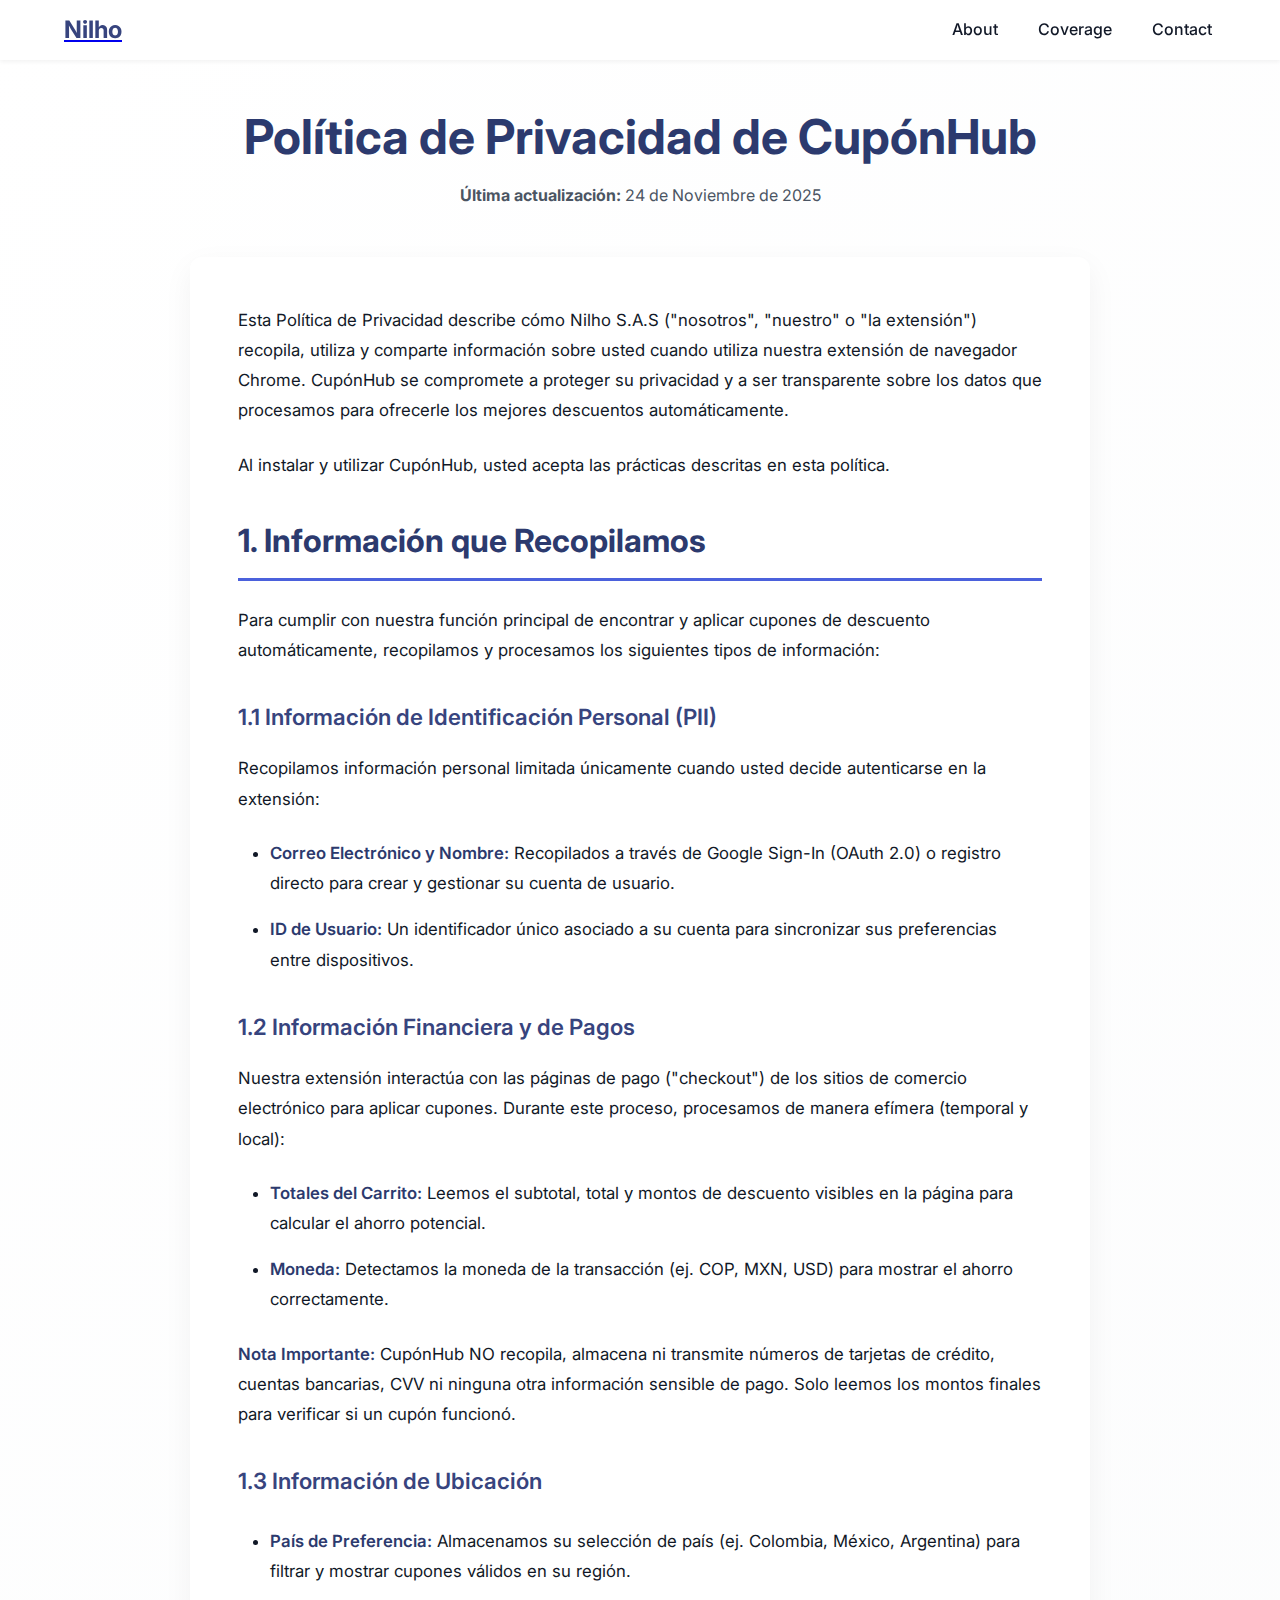
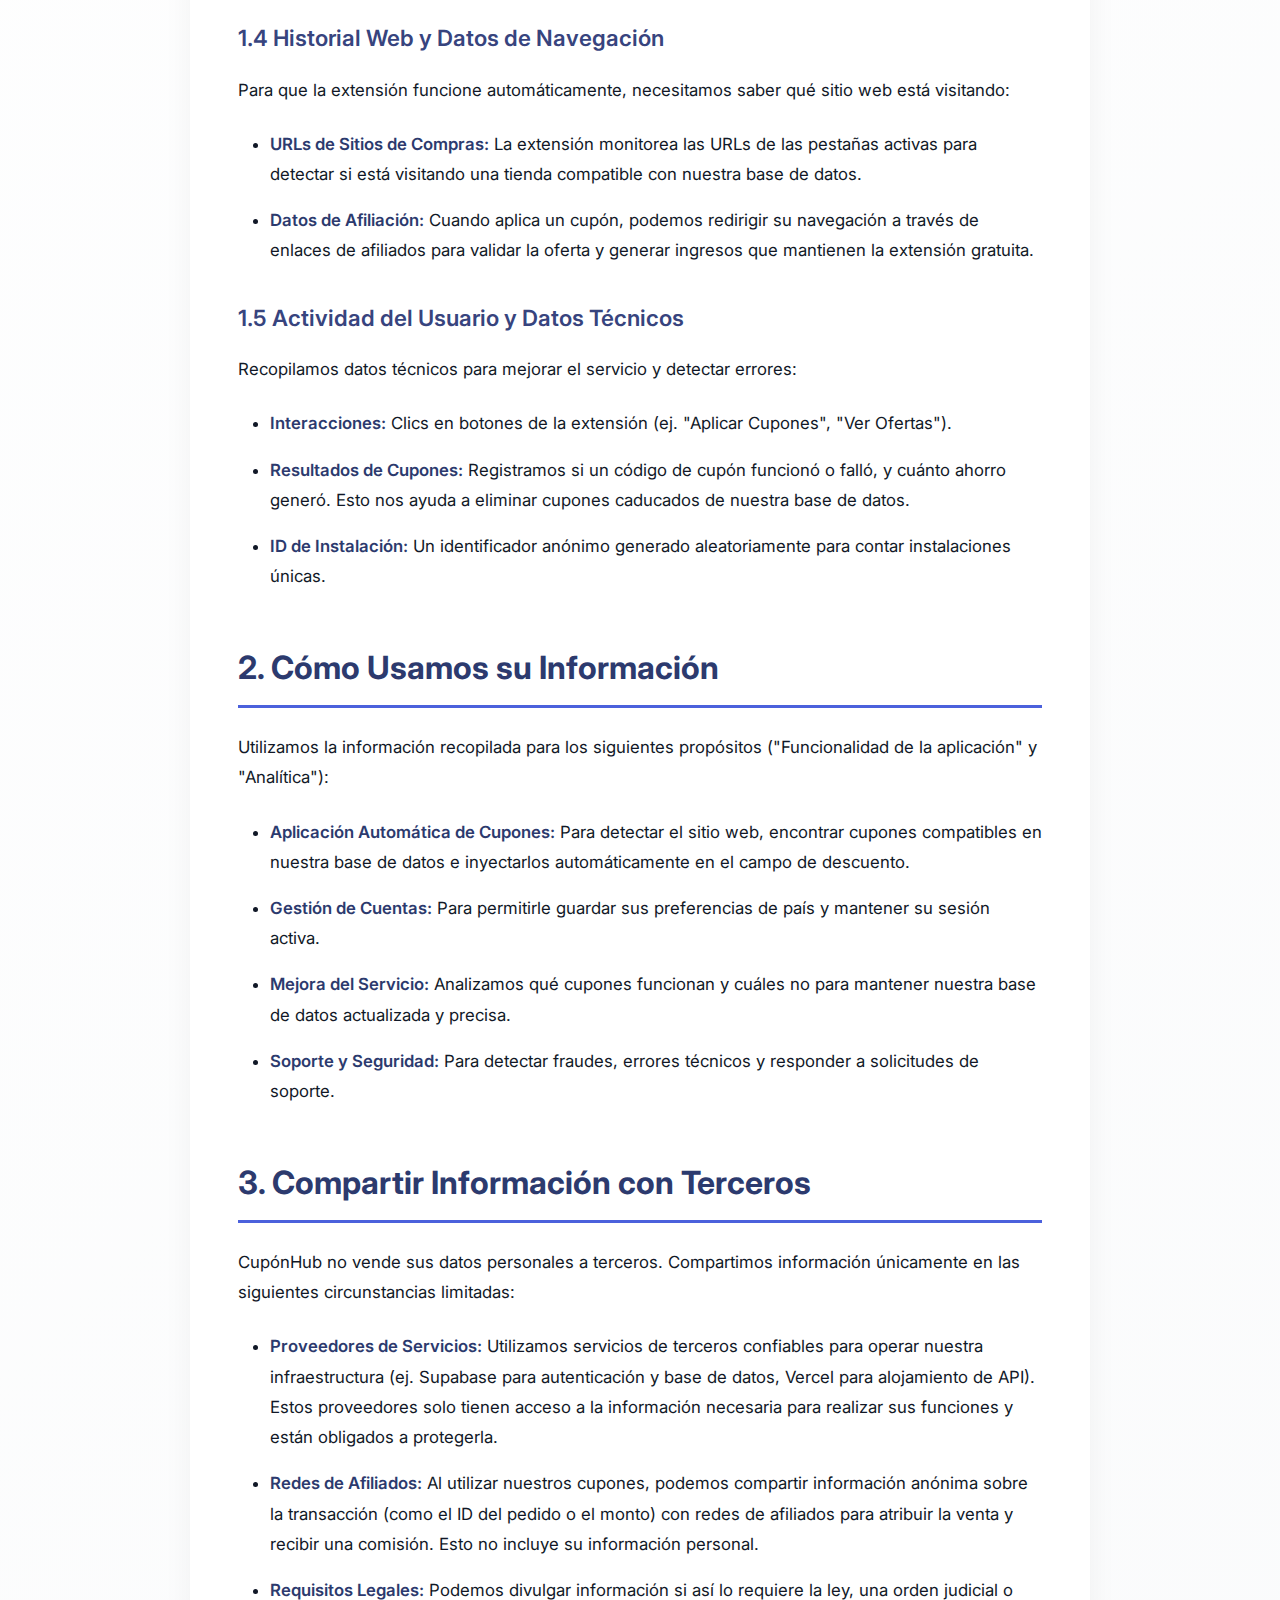
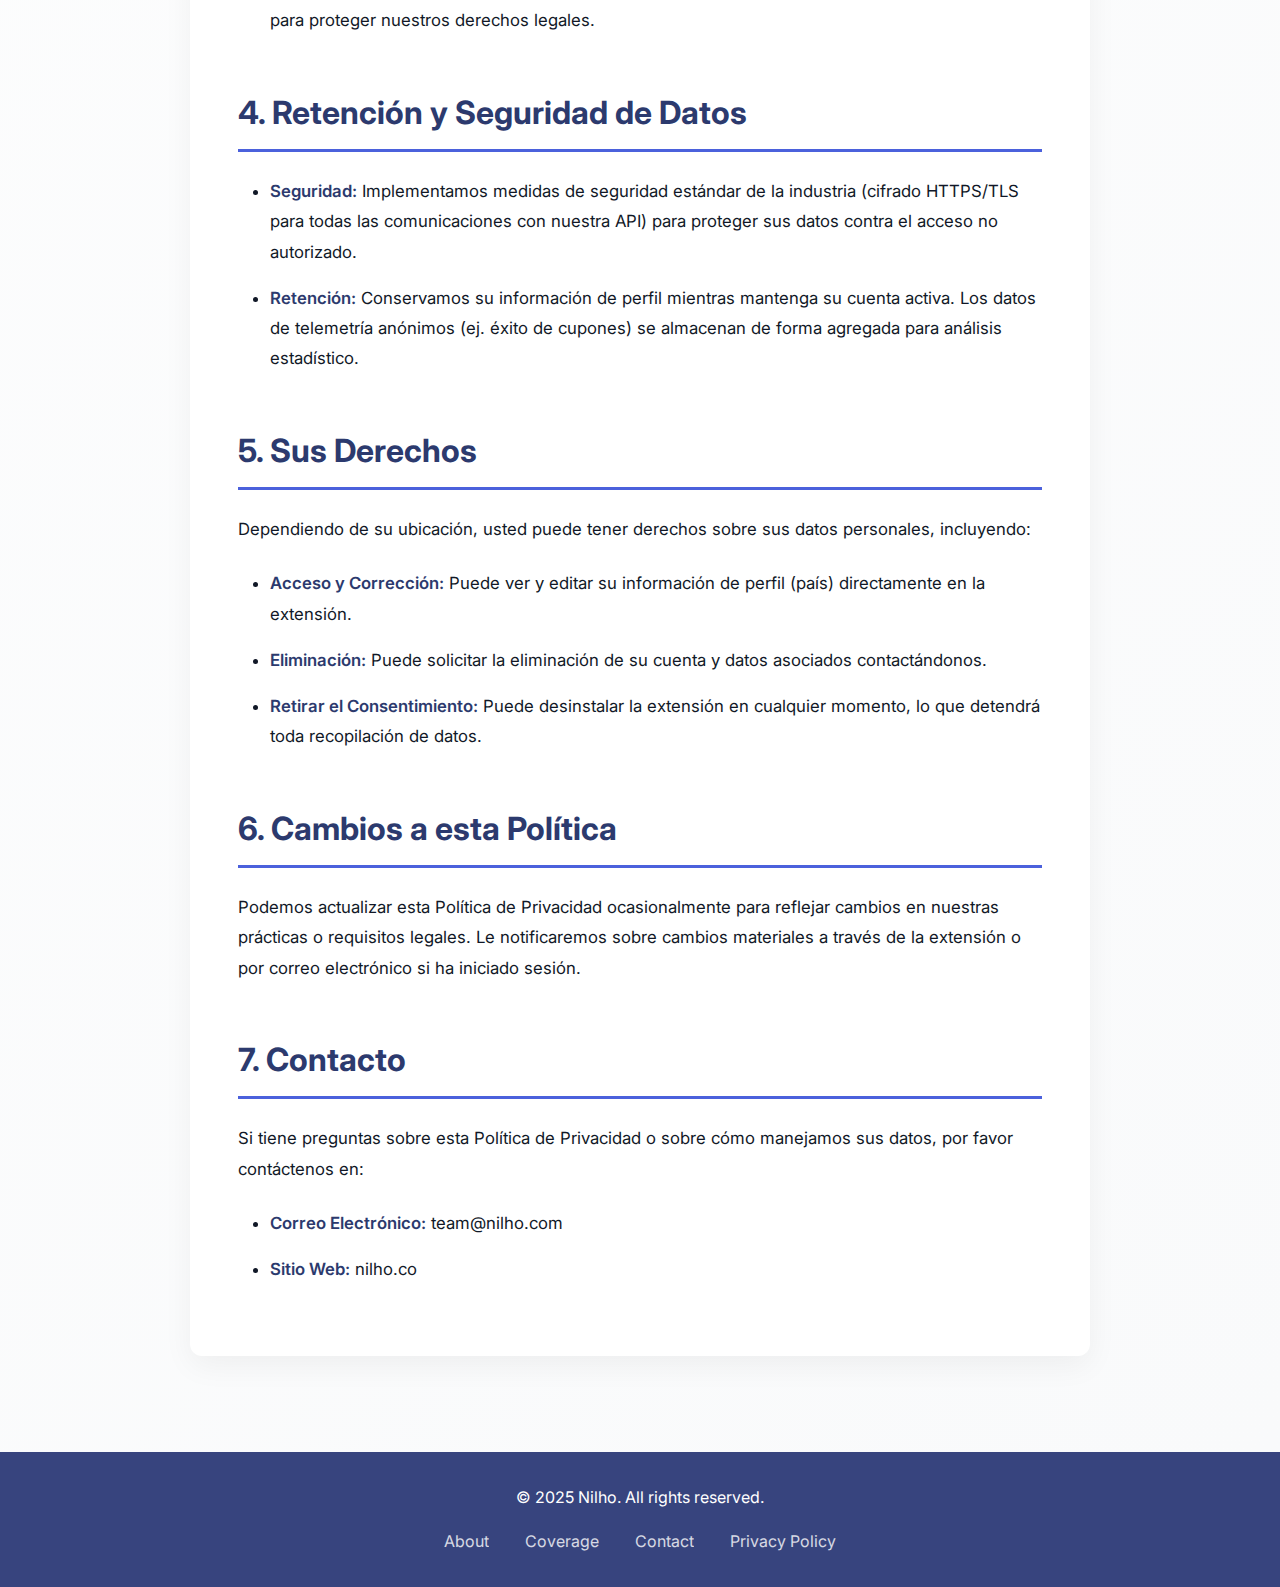
<file: privacy.html>
<!DOCTYPE html>
<html lang="es">

<head>
    <meta charset="UTF-8">
    <meta name="viewport"
        content="width=device-width, initial-scale=1.0, maximum-scale=1.0, user-scalable=no, viewport-fit=cover">
    <title>Política de Privacidad - Nilho.co</title>
    <meta name="description" content="Política de Privacidad de CupónHub por Nilho">

    <!-- Favicon -->
    <link rel="apple-touch-icon" sizes="180x180" href="/apple-touch-icon.png">
    <link rel="icon" type="image/png" sizes="32x32" href="/favicon-32x32.png">
    <link rel="icon" type="image/png" sizes="16x16" href="/favicon-16x16.png">
    <link rel="manifest" href="/site.webmanifest">
    <link rel="mask-icon" href="/safari-pinned-tab.svg" color="#37447E">
    <meta name="msapplication-TileColor" content="#37447E">
    <meta name="theme-color" content="#ffffff">

    <!-- Custom CSS -->
    <link rel="stylesheet" href="styles.css">

    <!-- Preload fonts -->
    <link rel="preconnect" href="https://fonts.googleapis.com">
    <link rel="preconnect" href="https://fonts.gstatic.com" crossorigin>
    <link href="https://fonts.googleapis.com/css2?family=Inter:wght@400;600;700&display=swap" rel="stylesheet">
</head>

<body>
    <header class="header">
        <nav class="nav-container">
            <div class="logo">
                <a href="index.html">
                    <h1>Nilho</h1>
                </a>
            </div>
            <div class="nav-links">
                <a href="index.html#about">About</a>
                <a href="index.html#coverage">Coverage</a>
                <a href="index.html#contact">Contact</a>
            </div>
        </nav>
    </header>

    <main>
        <section class="privacy-section">
            <div class="container">
                <h1 class="privacy-title">Política de Privacidad de CupónHub</h1>
                <p class="privacy-updated"><strong>Última actualización:</strong> 24 de Noviembre de 2025</p>

                <div class="privacy-content">
                    <p>Esta Política de Privacidad describe cómo Nilho S.A.S ("nosotros", "nuestro" o "la extensión")
                        recopila, utiliza y comparte información sobre usted cuando utiliza nuestra extensión de
                        navegador Chrome. CupónHub se compromete a proteger su privacidad y a ser transparente sobre los
                        datos que procesamos para ofrecerle los mejores descuentos automáticamente.</p>

                    <p>Al instalar y utilizar CupónHub, usted acepta las prácticas descritas en esta política.</p>

                    <h2>1. Información que Recopilamos</h2>
                    <p>Para cumplir con nuestra función principal de encontrar y aplicar cupones de descuento
                        automáticamente, recopilamos y procesamos los siguientes tipos de información:</p>

                    <h3>1.1 Información de Identificación Personal (PII)</h3>
                    <p>Recopilamos información personal limitada únicamente cuando usted decide autenticarse en la
                        extensión:</p>
                    <ul>
                        <li><strong>Correo Electrónico y Nombre:</strong> Recopilados a través de Google Sign-In (OAuth
                            2.0) o registro directo para crear y gestionar su cuenta de usuario.</li>
                        <li><strong>ID de Usuario:</strong> Un identificador único asociado a su cuenta para sincronizar
                            sus preferencias entre dispositivos.</li>
                    </ul>

                    <h3>1.2 Información Financiera y de Pagos</h3>
                    <p>Nuestra extensión interactúa con las páginas de pago ("checkout") de los sitios de comercio
                        electrónico para aplicar cupones. Durante este proceso, procesamos de manera efímera (temporal y
                        local):</p>
                    <ul>
                        <li><strong>Totales del Carrito:</strong> Leemos el subtotal, total y montos de descuento
                            visibles en la página para calcular el ahorro potencial.</li>
                        <li><strong>Moneda:</strong> Detectamos la moneda de la transacción (ej. COP, MXN, USD) para
                            mostrar el ahorro correctamente.</li>
                    </ul>
                    <p><strong>Nota Importante:</strong> CupónHub NO recopila, almacena ni transmite números de tarjetas
                        de crédito, cuentas bancarias, CVV ni ninguna otra información sensible de pago. Solo leemos los
                        montos finales para verificar si un cupón funcionó.</p>

                    <h3>1.3 Información de Ubicación</h3>
                    <ul>
                        <li><strong>País de Preferencia:</strong> Almacenamos su selección de país (ej. Colombia,
                            México, Argentina) para filtrar y mostrar cupones válidos en su región.</li>
                    </ul>

                    <h3>1.4 Historial Web y Datos de Navegación</h3>
                    <p>Para que la extensión funcione automáticamente, necesitamos saber qué sitio web está visitando:
                    </p>
                    <ul>
                        <li><strong>URLs de Sitios de Compras:</strong> La extensión monitorea las URLs de las pestañas
                            activas para detectar si está visitando una tienda compatible con nuestra base de datos.
                        </li>
                        <li><strong>Datos de Afiliación:</strong> Cuando aplica un cupón, podemos redirigir su
                            navegación a través de enlaces de afiliados para validar la oferta y generar ingresos que
                            mantienen la extensión gratuita.</li>
                    </ul>

                    <h3>1.5 Actividad del Usuario y Datos Técnicos</h3>
                    <p>Recopilamos datos técnicos para mejorar el servicio y detectar errores:</p>
                    <ul>
                        <li><strong>Interacciones:</strong> Clics en botones de la extensión (ej. "Aplicar Cupones",
                            "Ver Ofertas").</li>
                        <li><strong>Resultados de Cupones:</strong> Registramos si un código de cupón funcionó o falló,
                            y cuánto ahorro generó. Esto nos ayuda a eliminar cupones caducados de nuestra base de
                            datos.</li>
                        <li><strong>ID de Instalación:</strong> Un identificador anónimo generado aleatoriamente para
                            contar instalaciones únicas.</li>
                    </ul>

                    <h2>2. Cómo Usamos su Información</h2>
                    <p>Utilizamos la información recopilada para los siguientes propósitos ("Funcionalidad de la
                        aplicación" y "Analítica"):</p>
                    <ul>
                        <li><strong>Aplicación Automática de Cupones:</strong> Para detectar el sitio web, encontrar
                            cupones compatibles en nuestra base de datos e inyectarlos automáticamente en el campo de
                            descuento.</li>
                        <li><strong>Gestión de Cuentas:</strong> Para permitirle guardar sus preferencias de país y
                            mantener su sesión activa.</li>
                        <li><strong>Mejora del Servicio:</strong> Analizamos qué cupones funcionan y cuáles no para
                            mantener nuestra base de datos actualizada y precisa.</li>
                        <li><strong>Soporte y Seguridad:</strong> Para detectar fraudes, errores técnicos y responder a
                            solicitudes de soporte.</li>
                    </ul>

                    <h2>3. Compartir Información con Terceros</h2>
                    <p>CupónHub no vende sus datos personales a terceros. Compartimos información únicamente en las
                        siguientes circunstancias limitadas:</p>
                    <ul>
                        <li><strong>Proveedores de Servicios:</strong> Utilizamos servicios de terceros confiables para
                            operar nuestra infraestructura (ej. Supabase para autenticación y base de datos, Vercel para
                            alojamiento de API). Estos proveedores solo tienen acceso a la información necesaria para
                            realizar sus funciones y están obligados a protegerla.</li>
                        <li><strong>Redes de Afiliados:</strong> Al utilizar nuestros cupones, podemos compartir
                            información anónima sobre la transacción (como el ID del pedido o el monto) con redes de
                            afiliados para atribuir la venta y recibir una comisión. Esto no incluye su información
                            personal.</li>
                        <li><strong>Requisitos Legales:</strong> Podemos divulgar información si así lo requiere la ley,
                            una orden judicial o para proteger nuestros derechos legales.</li>
                    </ul>

                    <h2>4. Retención y Seguridad de Datos</h2>
                    <ul>
                        <li><strong>Seguridad:</strong> Implementamos medidas de seguridad estándar de la industria
                            (cifrado HTTPS/TLS para todas las comunicaciones con nuestra API) para proteger sus datos
                            contra el acceso no autorizado.</li>
                        <li><strong>Retención:</strong> Conservamos su información de perfil mientras mantenga su cuenta
                            activa. Los datos de telemetría anónimos (ej. éxito de cupones) se almacenan de forma
                            agregada para análisis estadístico.</li>
                    </ul>

                    <h2>5. Sus Derechos</h2>
                    <p>Dependiendo de su ubicación, usted puede tener derechos sobre sus datos personales, incluyendo:
                    </p>
                    <ul>
                        <li><strong>Acceso y Corrección:</strong> Puede ver y editar su información de perfil (país)
                            directamente en la extensión.</li>
                        <li><strong>Eliminación:</strong> Puede solicitar la eliminación de su cuenta y datos asociados
                            contactándonos.</li>
                        <li><strong>Retirar el Consentimiento:</strong> Puede desinstalar la extensión en cualquier
                            momento, lo que detendrá toda recopilación de datos.</li>
                    </ul>

                    <h2>6. Cambios a esta Política</h2>
                    <p>Podemos actualizar esta Política de Privacidad ocasionalmente para reflejar cambios en nuestras
                        prácticas o requisitos legales. Le notificaremos sobre cambios materiales a través de la
                        extensión o por correo electrónico si ha iniciado sesión.</p>

                    <h2>7. Contacto</h2>
                    <p>Si tiene preguntas sobre esta Política de Privacidad o sobre cómo manejamos sus datos, por favor
                        contáctenos en:</p>
                    <ul>
                        <li><strong>Correo Electrónico:</strong> team@nilho.com</li>
                        <li><strong>Sitio Web:</strong> nilho.co</li>
                    </ul>
                </div>
            </div>
        </section>
    </main>

    <footer class="footer">
        <div class="container">
            <p>&copy; 2025 Nilho. All rights reserved.</p>
            <div class="footer-links">
                <a href="index.html#about">About</a>
                <a href="index.html#coverage">Coverage</a>
                <a href="index.html#contact">Contact</a>
                <a href="privacy.html">Privacy Policy</a>
            </div>
        </div>
    </footer>
</body>

</html>
</file>
<file: styles.css>
:root {
    /* Primary Palette (Blues) */
    --primary-color-dark: #2c3a6e;
    --primary-color: #37447E;
    --primary-color-light: #4B61DC; /* Was --accent-color */
    --primary-color-lighter: #eef2ff; /* Light background tint */

    /* Secondary Accent (Orange) */
    --secondary-color: #FF6B2C;
    --secondary-color-dark: #e65c1a;

    /* Neutrals */
    --text-color: #111827; /* Darker Gray */
    --text-color-light: #4b5563; /* Lighter Gray */
    --border-color: #e5e7eb;
    --light-bg: #f9fafb; /* Slightly different light gray */
    --white: #ffffff;

    /* Layout & Typography */
    --max-width: 1200px;
    --border-radius: 12px; /* Slightly larger radius */
    --border-radius-small: 6px;
    --body-font-size: 16px;
    --heading-font-weight: 700;
    --section-padding-y: 6rem; /* Increase default padding */
    --standard-transition: 0.3s ease;
}

* {
    margin: 0;
    padding: 0;
    box-sizing: border-box;
}

body {
    font-family: 'Inter', sans-serif;
    line-height: 1.7;
    color: var(--text-color);
    font-size: var(--body-font-size);
    background-color: var(--white); /* Base background */
    -webkit-font-smoothing: antialiased;
    -moz-osx-font-smoothing: grayscale;
}

.container {
    max-width: var(--max-width);
    margin: 0 auto;
    padding: 0 1.5rem;
}

/* Header */
.header {
    background: rgba(255, 255, 255, 0.9);
    backdrop-filter: blur(10px);
    -webkit-backdrop-filter: blur(10px);
    box-shadow: 0 2px 4px rgba(0,0,0,0.05); /* Softer shadow */
    position: fixed;
    width: 100%;
    top: 0;
    left: 0;
    right: 0;
    z-index: 1000;
    height: 60px;
}

.nav-container {
    display: flex;
    justify-content: space-between;
    align-items: center;
    height: 100%;
    max-width: var(--max-width);
    margin: 0 auto;
    padding: 0 1.5rem;
}

.logo h1 {
    font-size: 1.5rem;
    color: var(--primary-color);
    font-weight: 700;
}

.nav-links {
    display: flex;
    align-items: center;
}

.nav-links a {
    color: var(--text-color);
    text-decoration: none;
    margin-left: 2rem;
    font-weight: 500;
    padding: 0.5rem 0.25rem;
    position: relative;
    transition: color var(--standard-transition);
}

.nav-links a::after {
    content: '';
    position: absolute;
    width: 0;
    height: 2px;
    bottom: 0;
    left: 0;
    background-color: var(--primary-color);
    transition: width var(--standard-transition);
}

.nav-links a:hover {
    color: var(--primary-color);
}

.nav-links a:hover::after {
    width: 100%;
}

/* Hero Section - More Modern */
.hero-section {
    background-color: var(--white);
    background-image: 
        radial-gradient(circle at 20% 20%, rgba(75, 97, 220, 0.1) 0%, transparent 40%),
        radial-gradient(circle at 80% 80%, rgba(255, 107, 44, 0.08) 0%, transparent 50%);
    padding: 80px 1.5rem 6rem;
    text-align: center;
    color: var(--text-color);
    min-height: calc(100vh - 60px);
    display: flex;
    flex-direction: column;
    align-items: center;
    justify-content: center;
    margin-top: 60px;
    overflow: hidden;
    position: relative;
}

/* Add animated shapes to the hero section */
.hero-section::before, 
.hero-section::after {
    content: '';
    position: absolute;
    border-radius: 50%;
    filter: blur(40px);
    z-index: 0;
    opacity: 0.4;
}

.hero-section::before {
    background-color: var(--primary-color-light);
    width: 300px;
    height: 300px;
    top: -100px;
    left: -100px;
    animation: float 15s ease-in-out infinite alternate;
}

.hero-section::after {
    background-color: var(--secondary-color);
    width: 250px;
    height: 250px;
    bottom: -50px;
    right: -100px;
    animation: float 18s ease-in-out infinite alternate-reverse;
}

@keyframes float {
    0% {
        transform: translate(0, 0) rotate(0deg);
    }
    100% {
        transform: translate(50px, 50px) rotate(10deg);
    }
}

.hero-content {
    max-width: 100%;
    display: flex;
    flex-direction: column;
    align-items: center;
    gap: 4rem;
    position: relative; /* Above the animated shapes */
    z-index: 2;
}

.hero-content > div:first-child {
    max-width: 800px;
}

.hero-content h2 {
    font-size: 3.8rem;
    margin-bottom: 1.5rem;
    color: var(--primary-color-dark);
    font-weight: 800;
    letter-spacing: -0.03em;
    line-height: 1.2;
    margin-right: auto;
    background: linear-gradient(90deg, var(--primary-color-dark) 0%, var(--primary-color) 100%);
    -webkit-background-clip: text;
    -webkit-text-fill-color: transparent;
    background-clip: text;
    text-fill-color: transparent;
}

.hero-subtitle {
    font-size: 1.25rem; /* Larger subtitle */
    color: var(--text-color-light); /* Lighter text color */
    margin-bottom: 2.5rem;
    max-width: 600px;
    margin-left: auto;
    margin-right: auto;
}

/* Hero Image Styling - Enhanced */
.hero-images {
    position: relative;
    width: 100%;
    max-width: 600px;
    margin-top: 2rem;
    height: 300px; /* Give it a set height */
}

.hero-img-desktop,
.hero-img-mobile {
    position: absolute;
    border-radius: var(--border-radius);
    box-shadow: 0 15px 30px rgba(0, 0, 0, 0.15);
    transition: transform 0.5s cubic-bezier(0.215, 0.61, 0.355, 1);
}

.hero-img-desktop {
    width: 80%;
    top: 0;
    left: 0;
    z-index: 1;
    animation: floatDesktop 6s ease-in-out infinite alternate;
}

.hero-img-mobile {
    width: 25%;
    top: 30%;
    left: 70%;
    z-index: 2;
    transform: rotate(5deg);
    animation: floatMobile 8s ease-in-out infinite alternate-reverse;
}

@keyframes floatDesktop {
    0% {
        transform: translateY(0) rotate(0);
    }
    100% {
        transform: translateY(-15px) rotate(1deg);
    }
}

@keyframes floatMobile {
    0% {
        transform: translateY(0) rotate(5deg);
    }
    100% {
        transform: translateY(-20px) rotate(10deg);
    }
}

/* Adjustments for larger screens - side by side */
@media (min-width: 992px) {
    .hero-content {
        flex-direction: row;
        justify-content: space-between;
        max-width: var(--max-width);
        text-align: left;
        gap: 4rem;
    }

    .hero-content > div:first-child {
        max-width: 50%;
        margin-left: 0;
        margin-right: 0;
    }

    .hero-subtitle {
        margin-left: 0;
        margin-right: 0;
    }

    .hero-images {
        max-width: 45%;
        margin-top: 0;
        perspective: 1000px;
        height: 350px; /* Taller for desktop */
    }

    .hero-img-desktop {
        position: relative;
        width: 100%;
        transform: rotateY(-5deg) rotateX(2deg);
        animation: floatDesktopLarge 6s ease-in-out infinite alternate;
    }

    .hero-img-mobile {
        position: absolute;
        width: 30%;
        top: 50%;
        left: -10%;
        transform: translateY(-50%) rotate(-10deg) translateZ(50px);
        animation: floatMobileLarge 8s ease-in-out infinite alternate-reverse;
    }

    @keyframes floatDesktopLarge {
        0% {
            transform: rotateY(-5deg) rotateX(2deg) translateY(0);
        }
        100% {
            transform: rotateY(-8deg) rotateX(4deg) translateY(-15px);
        }
    }

    @keyframes floatMobileLarge {
        0% {
            transform: translateY(-50%) rotate(-10deg) translateZ(50px);
        }
        100% {
            transform: translateY(-40%) rotate(-15deg) translateZ(70px);
        }
    }
}

/* Updated CTA Button with gradient and subtle pulse */
.cta-button {
    display: inline-block;
    padding: 1rem 2.5rem;
    background: linear-gradient(135deg, var(--secondary-color) 0%, var(--secondary-color-dark) 100%);
    color: var(--white);
    text-decoration: none;
    border-radius: 50px;
    font-weight: 600;
    transition: transform 0.3s cubic-bezier(0.175, 0.885, 0.32, 1.275), 
                box-shadow 0.3s ease, 
                background-position 0.3s ease;
    margin-top: 2.5rem;
    box-shadow: 0 4px 15px rgba(255, 107, 44, 0.3);
    position: relative;
    z-index: 1;
    background-size: 200% 200%;
    background-position: 0% 0%;
    animation: pulsate 3s infinite alternate;
}

@keyframes pulsate {
    0% {
        box-shadow: 0 4px 15px rgba(255, 107, 44, 0.3);
    }
    100% {
        box-shadow: 0 4px 20px rgba(255, 107, 44, 0.5);
    }
}

.cta-button:hover {
    transform: translateY(-3px) scale(1.05);
    box-shadow: 0 8px 25px rgba(255, 107, 44, 0.4);
    background-position: 100% 100%;
}

/* About Section */
.about-section {
    padding: var(--section-padding-y) 0;
    background-color: var(--white);
    /* Add subtle background pattern */
    background-image: linear-gradient(rgba(55, 68, 126, 0.02) 1px, transparent 1px),
                      linear-gradient(90deg, rgba(55, 68, 126, 0.02) 1px, transparent 1px);
    background-size: 20px 20px; /* Size of the grid pattern */
    position: relative; /* Needed if we add overlays later */
}

/* Add a slight overlay to ensure text readability over pattern */
.about-section::before {
    content: '';
    position: absolute;
    top: 0; left: 0; right: 0; bottom: 0;
    background-color: rgba(255, 255, 255, 0.8); /* White overlay with opacity */
    z-index: 0;
}

.about-section .container {
    position: relative; /* Keep content above the overlay */
    z-index: 1;
}

.features {
    display: grid;
    grid-template-columns: repeat(auto-fit, minmax(250px, 1fr));
    gap: 2rem;
}

/* Feature Card Redesign */
.feature {
    padding: 2.5rem 2rem;
    background: linear-gradient(135deg, var(--white) 0%, #f7f9ff 100%);
    border-radius: var(--border-radius);
    text-align: center;
    transition: transform var(--standard-transition), box-shadow var(--standard-transition);
    box-shadow: 0 8px 20px rgba(55, 68, 126, 0.08);
    position: relative;
    overflow: hidden;
}

.feature::after {
    content: '';
    position: absolute;
    top: 0;
    left: 0;
    width: 5px;
    height: 0;
    background: linear-gradient(to bottom, var(--secondary-color), var(--primary-color));
    transition: height 0.4s ease;
}

.feature:hover {
    transform: translateY(-8px);
    box-shadow: 0 15px 30px rgba(55, 68, 126, 0.15);
}

.feature:hover::after {
    height: 100%;
}

.feature h3 {
    color: var(--primary-color-dark);
    margin-bottom: 1rem;
    font-size: 1.4rem;
    font-weight: 700;
    transition: color var(--standard-transition);
}

.feature p {
    color: var(--text-color-light);
    font-size: 1rem;
    line-height: 1.6;
}

/* New Feature Icon Styling */
.feature-icon {
    width: 70px;
    height: 70px;
    margin: 0 auto 1.5rem;
    display: flex;
    align-items: center;
    justify-content: center;
    border-radius: 50%;
    background-color: var(--primary-color-lighter);
    transition: background-color var(--standard-transition), transform var(--standard-transition);
}

.feature:hover .feature-icon {
    background-color: var(--primary-color-light);
    transform: scale(1.1) rotate(5deg);
}

.feature-icon svg {
    width: 30px;
    height: 30px;
    color: var(--primary-color);
    transition: color var(--standard-transition);
}

.feature:hover .feature-icon svg {
    color: var(--white);
}

/* Remove old feature::before styling */
.feature::before {
    display: none;
}

/* Map Section - Refined */
.coverage-section {
    padding: var(--section-padding-y) 0;
    background: linear-gradient(135deg, var(--light-bg) 0%, #ffffff 100%);
    position: relative;
    z-index: 1;
}

.coverage-section::before {
    content: '';
    position: absolute;
    top: 0;
    left: 0;
    width: 100%;
    height: 100%;
    background-image: 
        radial-gradient(circle at 5% 95%, rgba(75, 97, 220, 0.03) 0%, transparent 30%),
        radial-gradient(circle at 95% 5%, rgba(255, 107, 44, 0.03) 0%, transparent 30%);
    z-index: -1;
}

.coverage-section .section-title {
    margin-bottom: 1rem;
}

.coverage-intro {
    text-align: center;
    margin-bottom: 3rem;
    color: var(--secondary-color);
    font-size: 1.1rem;
    position: relative;
}

.coverage-intro::after {
    content: '';
    display: block;
    width: 60px;
    height: 3px;
    background: var(--secondary-color);
    margin: 1.5rem auto 0;
    border-radius: 2px;
    opacity: 0.7;
}

.map-container {
    height: 500px;
    width: 100%;
    background-color: rgba(255, 255, 255, 0.7);
    border-radius: var(--border-radius);
    overflow: hidden;
    position: relative;
    border: 1px solid rgba(0, 0, 0, 0.08);
    box-shadow: 0 10px 30px rgba(0, 0, 0, 0.05);
    transition: box-shadow 0.3s ease, transform 0.3s ease;
}

.map-container:hover {
    box-shadow: 0 15px 40px rgba(0, 0, 0, 0.1);
    transform: translateY(-5px);
}

/* Country hover effect enhancement */
#map svg path[id="ES"]:hover,
#map svg path[id="PT"]:hover,
#map svg path[id="MX"]:hover,
#map svg path[id="CO"]:hover,
#map svg path[id="AR-2"]:hover,
#map svg path[id="CL"]:hover,
#map svg path[id="CL-1"]:hover,
#map svg path[id="AE"]:hover {
    fill: var(--primary-color-light) !important;
    stroke: var(--white);
    stroke-width: 0.5;
    filter: drop-shadow(0 0 3px rgba(75, 97, 220, 0.5));
    cursor: pointer;
}

/* Custom tooltip styling */
.map-tooltip {
    background-color: rgba(0, 0, 0, 0.8) !important;
    color: white !important;
    padding: 8px 12px !important;
    border-radius: 4px !important;
    font-weight: 500 !important;
    font-size: 13px !important;
    box-shadow: 0 3px 10px rgba(0, 0, 0, 0.2) !important;
}

/* Global SVG Icon Styles */
svg {
    overflow: visible;
}

/* Animation for the section subtitles */
.section-subtitle {
    position: relative;
    display: inline-block;
}

.section-subtitle::before {
    content: '';
    position: absolute;
    width: 30px;
    height: 3px;
    background: var(--secondary-color);
    top: -10px;
    left: 50%;
    transform: translateX(-50%);
    border-radius: 3px;
}

/* Enhanced Work With Us Section */
.work-with-us-section {
    background: linear-gradient(135deg, var(--primary-color) 0%, var(--primary-color-dark) 100%);
    position: relative;
    overflow: hidden;
    padding: var(--section-padding-y) 0;
    color: var(--white);
}

/* Fix angled divider */
.work-with-us-section::before {
    content: '';
    position: absolute;
    top: -50px;
    left: 0;
    width: 100%;
    height: 100px;
    background-color: var(--white);
    transform: skewY(-3deg);
    transform-origin: top left;
    z-index: 1;
}

/* Subtle texture pattern */
.work-with-us-section::after {
    content: '';
    position: absolute;
    top: 0;
    left: 0;
    width: 100%;
    height: 100%;
    background-image: url("data:image/svg+xml,%3Csvg width='20' height='20' viewBox='0 0 20 20' xmlns='http://www.w3.org/2000/svg'%3E%3Cg fill='%23ffffff' fill-opacity='0.05' fill-rule='evenodd'%3E%3Ccircle cx='3' cy='3' r='1'/%3E%3C/g%3E%3C/svg%3E");
    opacity: 0.15;
    z-index: 0;
}

.work-with-us-section .container {
    position: relative;
    z-index: 2;
}

.work-with-us-section .section-title,
.work-with-us-section .section-intro {
    color: var(--white);
    position: relative;
}

/* Update merchant benefits layout */
.merchant-benefits {
    display: grid;
    grid-template-columns: repeat(auto-fit, minmax(280px, 1fr));
    gap: 2rem;
    margin-top: 3rem;
}

.benefit-card {
    background: rgba(255, 255, 255, 0.1);
    border-radius: var(--border-radius);
    padding: 2rem;
    transition: all 0.3s cubic-bezier(0.25, 0.46, 0.45, 0.94);
    border: 1px solid rgba(255, 255, 255, 0.1);
    position: relative;
    overflow: hidden;
    text-align: center;
}

/* Benefit icon styling */
.benefit-icon {
    width: 70px;
    height: 70px;
    margin: 0 auto 1.5rem;
    display: flex;
    align-items: center;
    justify-content: center;
    border-radius: 50%;
    background-color: rgba(255, 255, 255, 0.15);
    transition: background-color var(--standard-transition), transform var(--standard-transition);
}

.benefit-card:hover .benefit-icon {
    background-color: rgba(255, 255, 255, 0.25);
    transform: scale(1.1) rotate(5deg);
}

.benefit-icon svg {
    width: 30px;
    height: 30px;
    color: var(--white);
    transition: color var(--standard-transition), transform var(--standard-transition);
}

.benefit-card:hover .benefit-icon svg {
    color: var(--white);
    transform: scale(1.1);
}

.benefit-card h3 {
    font-size: 1.4rem;
    margin-bottom: 1rem;
    font-weight: 600;
    color: var(--white);
}

.benefit-card p {
    line-height: 1.6;
    color: rgba(255, 255, 255, 0.8);
}

.benefit-card:hover {
    transform: translateY(-10px);
    background: rgba(255, 255, 255, 0.15);
    border-color: rgba(255, 255, 255, 0.2);
    box-shadow: 0 10px 30px rgba(0, 0, 0, 0.15);
}

/* Improved hover effect */
.benefit-card::before {
    content: '';
    position: absolute;
    top: -50%;
    left: -50%;
    width: 200%;
    height: 200%;
    background: radial-gradient(circle, rgba(255,255,255,0.3) 0%, transparent 70%);
    opacity: 0;
    z-index: 0;
    transform: scale(0.5);
    transition: transform 0.5s ease, opacity 0.5s ease;
}

.benefit-card:hover::before {
    opacity: 1;
    transform: scale(1);
}

/* Custom CTA button for this section */
.work-with-us-section .cta-button {
    background: var(--white);
    color: var(--primary-color-dark);
    font-weight: 600;
    margin-top: 3rem;
    box-shadow: 0 5px 20px rgba(0, 0, 0, 0.1);
    border: none;
}

.work-with-us-section .cta-button:hover {
    background: var(--white);
    color: var(--primary-color);
    transform: translateY(-5px);
    box-shadow: 0 10px 30px rgba(0, 0, 0, 0.2);
}

.cta-container {
    text-align: center;
    margin-top: 3rem;
    position: relative;
    z-index: 2;
}

/* Mobile adjustments */
@media (max-width: 768px) {
    .work-with-us-section {
        padding-top: 5rem;
        padding-bottom: 5rem;
    }
    
    .work-with-us-section::before {
        top: -30px;
        height: 60px;
    }
    
    .merchant-benefits {
        grid-template-columns: 1fr;
        gap: 1.5rem;
        padding: 0;
    }
    
    .benefit-card {
        padding: 1.5rem;
        margin: 0 0.5rem;
    }
    
    .benefit-icon {
        width: 60px;
        height: 60px;
        margin-bottom: 1rem;
    }
    
    .benefit-icon svg {
        width: 25px;
        height: 25px;
    }
    
    .benefit-card h3 {
        font-size: 1.2rem;
    }
    
    .benefit-card p {
        font-size: 0.95rem;
        line-height: 1.5;
    }
    
    .work-with-us-section .cta-button {
        margin-top: 2rem;
        padding: 0.8rem 1.8rem;
    }
}

/* Contact Section */
.contact-section {
    padding: var(--section-padding-y) 0;
    background: var(--white);
    font-family: inherit;
    transition: border-color var(--standard-transition), box-shadow var(--standard-transition);
}

.contact-container {
    max-width: 600px;
}

.form-group {
    margin-bottom: 1.5rem;
}

/* Success message styling */
.success-message {
    display: none;
    text-align: center;
    padding: 2rem;
    background: #f0f7f0;
    border-radius: 8px;
    margin-top: 2rem;
}

.success-message h3 {
    color: #2c5282;
    margin-bottom: 1rem;
}

label {
    display: block;
    margin-bottom: 0.5rem;
    font-weight: 500;
}

input, textarea {
    width: 100%;
    padding: 0.75rem;
    border: 1px solid #e5e7eb;
    border-radius: var(--border-radius);
    font-family: inherit;
}

textarea {
    height: 150px;
    resize: vertical;
}

input:focus,
textarea:focus {
    outline: none;
    border-color: var(--primary-color);
    box-shadow: 0 0 0 3px rgba(55, 68, 126, 0.2);
}

/* Button Redesign */
button[type="submit"] {
    background: var(--primary-color);
    color: var(--white);
    padding: 0.8rem 1.8rem; /* Adjusted padding */
    border: none;
    border-radius: var(--border-radius-small);
    cursor: pointer;
    font-weight: 600; /* Bold */
    transition: background-color var(--standard-transition), transform var(--standard-transition);
    box-shadow: 0 2px 4px rgba(0,0,0, 0.1);
}

button[type="submit"]:hover {
    background: var(--primary-color-dark); /* Darker shade on hover */
    transform: translateY(-2px);
    box-shadow: 0 4px 8px rgba(0,0,0, 0.15);
}

/* Footer */
.footer {
    background: var(--primary-color);
    color: var(--white);
    padding: 2rem 0;
    text-align: center;
}

.footer-links {
    margin-top: 1rem;
}

.footer-links a {
    color: var(--white);
    text-decoration: none;
    margin: 0 1rem;
    opacity: 0.8;
    transition: opacity 0.3s ease;
}

.footer-links a:hover {
    opacity: 1;
}

@media (max-width: 768px) {
    /* General optimizations for spacing */
    .section-padding-y {
        --section-padding-y: 4rem;
    }
    
    /* Fix for white gap at top on mobile */
    html, body {
        margin: 0;
        padding: 0;
        overflow-x: hidden;
        width: 100vw;
        max-width: 100%;
    }
    
    /* Ensure header is properly positioned */
    .header {
        position: fixed;
        top: 0;
        left: 0;
        width: 100%;
        margin: 0;
        padding: 0;
    }
    
    .nav-container {
        flex-direction: row;
        padding: 0.75rem 1rem;
        gap: 0;
    }
    
    .nav-links {
        display: flex;
        gap: 1rem;
    }
    
    .nav-links a {
        margin-left: 0;
        font-size: 0.9rem;
        padding: 0.25rem 0.5rem;
    }
    
    .nav-links a::after {
        display: none;
    }
    
    .logo h1 {
        font-size: 1.25rem;
    }
    
    /* Hero Section */
    .hero-section {
        margin-top: 60px;
        padding-top: 1rem;
        padding-bottom: 2rem;
        min-height: calc(100vh - 60px);
        width: 100%;
        max-width: 100%;
    }
    
    .hero-content {
        width: 100%;
        padding: 0 1rem;
    }
    
    .hero-content h2 {
        font-size: 2rem;
        line-height: 1.2;
        margin-bottom: 1rem;
        padding: 0 1rem;
    }
    
    .hero-subtitle {
        font-size: 1.1rem;
        margin-bottom: 1.5rem;
        padding: 0 1rem;
    }
    
    /* Adjust Hero Images for Mobile */
    .hero-images {
        max-width: 90%; /* Allow slightly wider images */
        margin: 2rem auto 0; /* Center and add margin */
        height: 250px; /* Give explicit height for positioning */
    }
    
    .hero-img-desktop {
        width: 90%;
        left: 5%; /* Center horizontally */
    }
    
    .hero-img-mobile {
        width: 30%;
        left: 65%;
        top: 40%;
    }
    
    /* Features */
    .features {
        grid-template-columns: 1fr;
        gap: 1.5rem;
        padding: 0 1rem;
    }
    
    .feature {
        padding: 1.5rem;
    }
    
    /* Adjust feature icon size on mobile */
    .feature-icon {
        width: 60px;
        height: 60px;
        margin-bottom: 1rem;
    }
    
    .feature-icon svg {
        width: 25px;
        height: 25px;
    }
    
    /* Remove feature::before again to make sure it's gone */
    .feature::before {
        display: none;
        width: 0;
        height: 0;
    }
    
    /* Fix overflowing content */
    .container {
        width: 100%;
        max-width: 100%;
        overflow-x: hidden;
        padding: 0 1rem;
    }
    
    /* Ensure main content flows properly */
    main {
        width: 100%;
        max-width: 100%;
        overflow-x: hidden;
        padding-top: 0;
        margin-top: 0;
    }
    
    /* Coverage Map */
    .map-container {
        height: 300px;
        margin: 1rem 0;
    }
    
    /* Adjust Logo Grid for Mobile */
    .partners-section {
        padding: 4rem 0;
    }
    
    .logo-grid {
        grid-template-columns: repeat(auto-fit, minmax(100px, 1fr));
        gap: 1rem;
        padding: 0 0.5rem;
    }
    
    .logo-item {
        height: 70px;
        padding: 0.5rem;
        border-radius: 6px;
    }
    
    .brand-logo {
        max-height: 35px;
    }
    
    .partners-section .section-subtitle {
        font-size: 1.1rem;
        margin-bottom: 2rem;
    }
    
    /* Work With Us */
    .work-with-us-section {
        padding-top: 5rem;
        padding-bottom: 5rem;
    }
    
    .work-with-us-section::before {
        top: -30px;
        height: 60px;
        transform: skewY(-4deg);
    }
    
    .merchant-benefits {
        grid-template-columns: 1fr;
        gap: 1.5rem;
        padding: 0;
    }
    
    .benefit-card {
        padding: 1.5rem;
        margin: 0 0.5rem;
    }
    
    .benefit-icon {
        width: 60px;
        height: 60px;
        margin-bottom: 1rem;
    }
    
    .benefit-icon svg {
        width: 25px;
        height: 25px;
    }
    
    .benefit-card h3 {
        font-size: 1.2rem;
    }
    
    .benefit-card p {
        font-size: 0.95rem;
        line-height: 1.5;
    }
    
    .work-with-us-section .cta-button {
        margin-top: 2rem;
        padding: 0.8rem 1.8rem;
    }
    
    /* Contact Form */
    .contact-section .container {
        padding: 1rem;
    }
    
    .form-group {
        margin-bottom: 1rem;
    }
    
    /* General Spacing */
    .section-title {
        font-size: 2rem;
        margin-bottom: 1rem;
    }
    
    .section-intro {
        font-size: 1rem;
        margin-bottom: 2rem;
        padding: 0 0.5rem;
    }
    
    /* Optimize button and link tap targets */
    button, 
    a.cta-button,
    .nav-links a {
        min-height: 44px;
        min-width: 44px;
        display: inline-flex;
        align-items: center;
        justify-content: center;
    }
    
    /* Ensure form elements are touch-friendly */
    input, 
    textarea, 
    select, 
    button {
        font-size: 16px; /* Prevents zoom on iOS */
    }
    
    /* Footer adjustments */
    .footer-links {
        display: flex;
        flex-direction: column;
        gap: 0.5rem;
    }
}

/* Tablet and up */
@media (min-width: 769px) and (max-width: 1024px) {
    .container {
        padding: 0 2rem;
    }

    .features, .merchant-benefits {
        grid-template-columns: repeat(2, 1fr);
    }
}

/* Additional touch-friendly adjustments */
@media (hover: none) {
    /* Make buttons more touch-friendly */
    .cta-button,
    button[type="submit"] {
        padding: 1rem 2rem;
        min-height: 44px; /* Minimum touch target size */
    }

    /* Increase spacing for touch targets */
    .nav-links a {
        padding: 0.5rem;
    }

    /* Adjust form inputs for touch */
    input,
    textarea,
    select {
        min-height: 44px;
        padding: 0.8rem;
    }
}

/* Fix for iOS Safari 100vh issue */
@supports (-webkit-touch-callout: none) {
    .hero-section {
        min-height: calc(-webkit-fill-available - 60px);
    }
}

/* Ensure text remains readable on small screens */
@media (max-width: 320px) {
    html {
        font-size: 14px;
    }

    .hero-content h2 {
        font-size: 1.8rem;
    }

    .section-title {
        font-size: 1.6rem;
    }
}

/* Remove the main padding-top since we'll handle spacing in hero section */
main {
    padding-top: 0;
}

@media (max-width: 768px) {
    main {
        padding-top: 50px; /* Slightly less padding on mobile */
    }
}

/* Partners Logo Section Enhanced */
.partners-section {
    padding: 6rem 0;
    background-color: var(--light-bg);
    position: relative;
}

.partners-section::before {
    content: '';
    position: absolute;
    top: 0;
    left: 0;
    width: 100%;
    height: 100%;
    background-image: radial-gradient(circle at 10% 10%, rgba(75, 97, 220, 0.04) 0%, transparent 50%),
                      radial-gradient(circle at 90% 90%, rgba(75, 97, 220, 0.04) 0%, transparent 50%);
    z-index: 0;
}

.partners-section .container {
    position: relative;
    z-index: 1;
}

.partners-section .section-subtitle {
    text-align: center;
    color: var(--primary-color);
    font-size: 1.3rem;
    font-weight: 600;
    margin-bottom: 4rem;
    position: relative;
    display: block;
    width: 100%;
    margin-left: auto;
    margin-right: auto;
}

.partners-section .section-subtitle::after {
    content: '';
    display: block;
    width: 60px;
    height: 3px;
    background: var(--secondary-color);
    margin: 1rem auto 0;
    border-radius: 2px;
}

.logo-grid {
    display: grid;
    grid-template-columns: repeat(auto-fit, minmax(150px, 1fr));
    gap: 3rem;
    align-items: center;
    max-width: 1100px;
    margin: 0 auto;
}

.logo-item {
    display: flex;
    justify-content: center;
    align-items: center;
    height: 80px;
    padding: 0.5rem;
    background-color: var(--white);
    border-radius: var(--border-radius-small);
    box-shadow: 0 3px 10px rgba(0, 0, 0, 0.04);
    transition: transform var(--standard-transition), box-shadow var(--standard-transition);
}

.logo-item:hover {
    transform: translateY(-5px);
    box-shadow: 0 8px 20px rgba(0, 0, 0, 0.08);
}

.brand-logo {
    max-width: 80%;
    max-height: 50px;
    object-fit: contain;
    filter: grayscale(100%);
    opacity: 0.7;
    transition: filter 0.4s ease, opacity 0.4s ease;
}

.logo-item:hover .brand-logo {
    filter: grayscale(0%);
    opacity: 1;
}

/* Mobile adjustments for the partner logos */
@media (max-width: 768px) {
    /* ... existing mobile styles ... */
    
    /* Adjust Logo Grid for Mobile */
    .partners-section {
        padding: 4rem 0;
    }
    
    .logo-grid {
        grid-template-columns: repeat(auto-fit, minmax(100px, 1fr));
        gap: 1rem;
        padding: 0 0.5rem;
    }
    
    .logo-item {
        height: 70px;
        padding: 0.5rem;
        border-radius: 6px;
    }
    
    .brand-logo {
        max-height: 35px;
    }
    
    .partners-section .section-subtitle {
        font-size: 1.1rem;
        margin-bottom: 2rem;
    }
    
    /* Adjust feature icon size on mobile */
    .feature-icon {
        width: 60px;
        height: 60px;
        margin-bottom: 1rem;
    }
    
    .feature-icon svg {
        width: 25px;
        height: 25px;
    }
    
    /* Remove feature::before again to make sure it's gone */
    .feature::before {
        display: none;
        width: 0;
        height: 0;
    }
}

@media (max-width: 768px) {
    /* General optimizations for spacing */
    .section-padding-y {
        --section-padding-y: 4rem;
    }
    
    /* Fix for mobile gap issues */
    .container {
        padding: 0 1rem;
        overflow-x: hidden;
    }
    
    /* Optimize button and link tap targets */
    button, 
    a.cta-button,
    .nav-links a {
        min-height: 44px;
        min-width: 44px;
        display: inline-flex;
        align-items: center;
        justify-content: center;
    }
    
    /* Ensure form elements are touch-friendly */
    input, 
    textarea, 
    select, 
    button {
        font-size: 16px; /* Prevents zoom on iOS */
    }

    /* Existing mobile styles... */
}

/* Fix any potential white space issues */
html, body {
    margin: 0;
    padding: 0;
    overflow-x: hidden;
    width: 100%;
}

@media (max-width: 768px) {
    /* General optimizations for spacing */
    .section-padding-y {
        --section-padding-y: 4rem;
    }
    
    /* Fix for white gap at top on mobile */
    html, body {
        margin: 0;
        padding: 0;
        overflow-x: hidden;
        width: 100vw;
        max-width: 100%;
    }
    
    /* Ensure header is properly positioned */
    .header {
        position: fixed;
        top: 0;
        left: 0;
        width: 100%;
        margin: 0;
        padding: 0;
    }
    
    /* Adjust hero section to connect properly with header */
    .hero-section {
        margin-top: 60px;
        padding-top: 1rem;
        padding-bottom: 2rem;
        min-height: calc(100vh - 60px);
        width: 100%;
        max-width: 100%;
    }
    
    /* Fix overflowing content */
    .container {
        width: 100%;
        max-width: 100%;
        overflow-x: hidden;
        padding: 0 1rem;
    }
    
    /* Ensure main content flows properly */
    main {
        width: 100%;
        max-width: 100%;
        overflow-x: hidden;
        padding-top: 0;
        margin-top: 0;
    }
}

/* Add smooth scrolling for animations */
html {
    scroll-behavior: smooth;
}

/* Add animation classes */
.fade-in {
    opacity: 0;
    transform: translateY(20px);
    transition: opacity 0.6s ease-out, transform 0.6s ease-out;
}

.fade-in.visible {
    opacity: 1;
    transform: translateY(0);
}

/* Modern button style */
.cta-button {
    display: inline-block;
    padding: 1rem 2rem;
    background: var(--secondary-color);
    color: var(--white);
    text-decoration: none;
    border-radius: 30px;
    font-weight: 600;
    transition: transform 0.3s ease, box-shadow 0.3s ease;
    margin-top: 2rem;
}

.cta-button:hover {
    transform: translateY(-2px);
    box-shadow: 0 5px 15px rgba(255, 107, 44, 0.4);
}

/* Modern section titles */
.section-title {
    font-size: 2.8rem;
    font-weight: var(--heading-font-weight);
    color: var(--primary-color-dark); /* Darker primary */
    margin-bottom: 2rem;
    text-align: center;
    line-height: 1.3;
}

.section-intro {
    font-size: 1.2rem;
    color: var(--text-color-light); /* Use light text color */
    max-width: 800px;
    margin: 0 auto 3.5rem; /* Increased bottom margin */
    text-align: center;
    line-height: 1.8;
}

/* Custom map popup style */
.country-popup {
    text-align: center;
    padding: 0.5rem;
}

.country-popup h3 {
    color: var(--primary-color);
    margin-bottom: 0.5rem;
}

.country-popup a {
    display: inline-block;
    padding: 0.5rem 1rem;
    background: var(--primary-color);
    color: white;
    text-decoration: none;
    border-radius: var(--border-radius);
    font-size: 0.9rem;
}

/* Update map styling */
.map-container {
    height: 500px;
    width: 100%;
    background-color: #ffffff;
    border-radius: var(--border-radius);
    overflow: hidden;
    position: relative;
    border: 1px solid #e0e0e0;
}

/* ADD SVG MAP STYLES HERE */
#map svg {
    stroke-width: 0.2;
    width: 100%;
    height: 100%;
    display: block;
    max-width: 100%;
    /* background-color: #ffffff; */ /* Let container handle background */
}

#map svg path {
    fill: #e0e0e0; /* Lighter default fill for non-highlighted countries */
    stroke: #ffffff;
    transition: fill 0.3s ease;
}

/* Highlight service countries */
#map svg path[id="ES"],
#map svg path[id="PT"],
#map svg path[id="MX"],
#map svg path[id="CO"],
#map svg path[id="AR-2"],
#map svg path[id="CL"],
#map svg path[id="CL-1"],
#map svg path[id="AE"] {
    fill: var(--primary-color) !important; /* Use CSS variable */
    cursor: pointer;
}

/* Hover effect for service countries */
#map svg path[id="ES"]:hover,
#map svg path[id="PT"]:hover,
#map svg path[id="MX"]:hover,
#map svg path[id="CO"]:hover,
#map svg path[id="AR-2"]:hover,
#map svg path[id="CL"]:hover,
#map svg path[id="CL-1"]:hover,
#map svg path[id="AE"]:hover {
    fill: var(--primary-color-light) !important; /* Use CSS variable */
}
/* END SVG MAP STYLES */

/* Remove old map styles */
.leaflet-container,
.leaflet-control-container,
.leaflet-tile-pane {
    display: none;
}

.country-highlight {
    transition: fill-opacity 0.3s ease;
}

/* Utility Classes */
.text-center {
    text-align: center;
    display: flex;
    justify-content: center;
    width: 100%;
}

/* Privacy Policy Page */
.privacy-section {
    padding: calc(60px + 3rem) 0 var(--section-padding-y) 0;
    background: linear-gradient(135deg, var(--white) 0%, var(--light-bg) 100%);
    min-height: 100vh;
}

.privacy-title {
    font-size: 3rem;
    font-weight: var(--heading-font-weight);
    color: var(--primary-color-dark);
    margin-bottom: 1rem;
    text-align: center;
    line-height: 1.2;
}

.privacy-updated {
    text-align: center;
    color: var(--text-color-light);
    font-size: 1rem;
    margin-bottom: 3rem;
}

.privacy-content {
    max-width: 900px;
    margin: 0 auto;
    background: var(--white);
    padding: 3rem;
    border-radius: var(--border-radius);
    box-shadow: 0 10px 30px rgba(0, 0, 0, 0.05);
    line-height: 1.8;
}

.privacy-content h2 {
    font-size: 2rem;
    font-weight: 700;
    color: var(--primary-color-dark);
    margin-top: 3rem;
    margin-bottom: 1.5rem;
    padding-bottom: 0.5rem;
    border-bottom: 3px solid var(--primary-color-light);
}

.privacy-content h2:first-of-type {
    margin-top: 2rem;
}

.privacy-content h3 {
    font-size: 1.4rem;
    font-weight: 600;
    color: var(--primary-color);
    margin-top: 2rem;
    margin-bottom: 1rem;
}

.privacy-content p {
    color: var(--text-color);
    margin-bottom: 1.5rem;
    font-size: 1.05rem;
}

.privacy-content ul {
    margin: 1.5rem 0;
    padding-left: 2rem;
}

.privacy-content li {
    color: var(--text-color);
    margin-bottom: 1rem;
    font-size: 1.05rem;
    line-height: 1.8;
}

.privacy-content strong {
    color: var(--primary-color-dark);
    font-weight: 600;
}

.privacy-content a {
    color: var(--primary-color-light);
    text-decoration: none;
    transition: color var(--standard-transition);
}

.privacy-content a:hover {
    color: var(--secondary-color);
    text-decoration: underline;
}

/* Mobile adjustments for privacy page */
@media (max-width: 768px) {
    .privacy-title {
        font-size: 2rem;
    }
    
    .privacy-content {
        padding: 2rem 1.5rem;
    }
    
    .privacy-content h2 {
        font-size: 1.6rem;
    }
    
    .privacy-content h3 {
        font-size: 1.2rem;
    }
    
    .privacy-content p,
    .privacy-content li {
        font-size: 1rem;
    }
}
</file>
